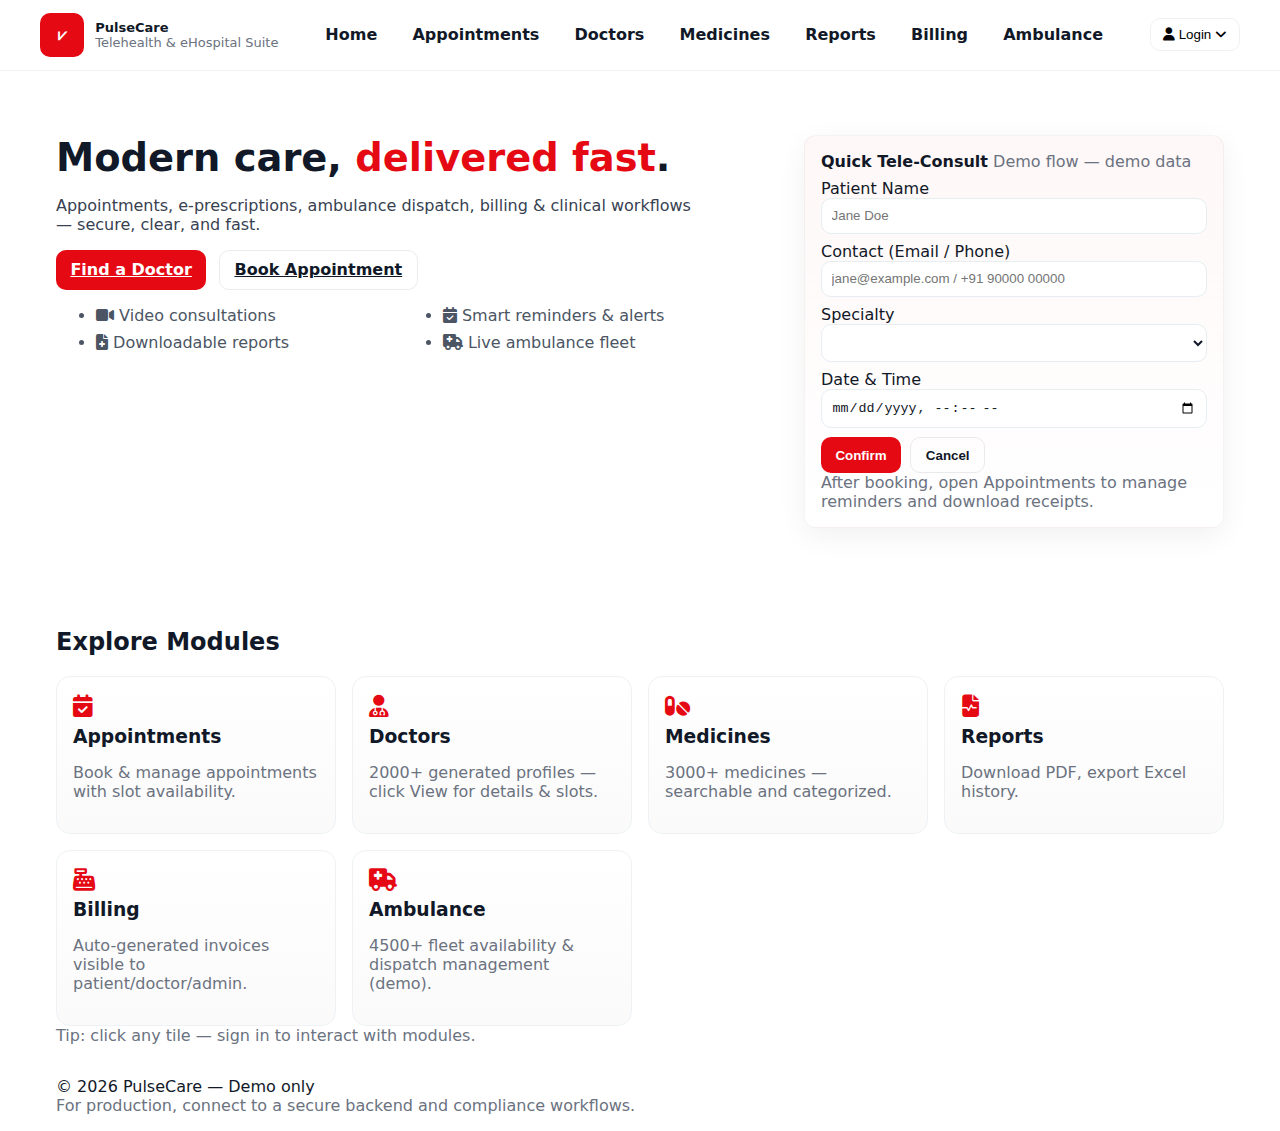
<file: index.html>
<!DOCTYPE html>
<html lang="en">
<head>
  <meta charset="utf-8"/>
  <meta name="viewport" content="width=device-width,initial-scale=1"/>
  <title>PulseCare — Telehealth & Clinic Suite</title>
  <link rel="stylesheet" href="style.css">
  <link rel="stylesheet" href="https://cdnjs.cloudflare.com/ajax/libs/font-awesome/6.5.0/css/all.min.css">
</head>
<body class="theme-white">

  <header class="site-header light">
    <div class="container nav-wrap">
      <a href="index.html" class="brand">
        <div class="logo-red">⩗</div>
        <div class="brand-text">
          <strong>PulseCare</strong>
          <span class="muted">Telehealth & eHospital Suite</span>
        </div>
      </a>

      <nav class="nav">
        <a href="index.html">Home</a>
        <a href="appointments.html">Appointments</a>
        <a href="doctors.html">Doctors</a>
        <a href="medicines.html">Medicines</a>
        <a href="reports.html">Reports</a>
        <a href="billing.html">Billing</a>
        <a href="ambulances.html">Ambulance</a>
      </nav>

      <div class="dropdown stay-open" id="auth-dropdown">
        <button class="dropbtn" id="auth-btn"><i class="fa-solid fa-user"></i> <span id="user-label">Login</span> <i class="fa-solid fa-angle-down"></i></button>
        <div class="dropdown-content dropdown-right" id="auth-menu">
          <button class="drop-item" data-role="PATIENT">Patient</button>
          <button class="drop-item" data-role="DOCTOR">Doctor</button>
          <button class="drop-item" data-role="ADMIN">Admin</button>
          <div class="divider"></div>
          <button class="drop-item" id="logout-btn" style="display:none">Logout</button>
        </div>
      </div>
    </div>
  </header>

  <main>
    <section class="hero hero-light">
      <div class="container hero-inner">
        <div class="hero-copy">
          <h1 class="head-xl">Modern care, <span class="txt-red">delivered fast</span>.</h1>
          <p class="lead">Appointments, e-prescriptions, ambulance dispatch, billing & clinical workflows — secure, clear, and fast.</p>
          <div class="hero-actions">
            <a href="doctors.html" class="btn btn-red">Find a Doctor</a>
            <a href="appointments.html" class="btn btn-outline">Book Appointment</a>
          </div>
          <ul class="hero-points">
            <li><i class="fa-solid fa-video"></i> Video consultations</li>
            <li><i class="fa-solid fa-calendar-check"></i> Smart reminders & alerts</li>
            <li><i class="fa-solid fa-file-medical"></i> Downloadable reports</li>
            <li><i class="fa-solid fa-ambulance"></i> Live ambulance fleet</li>
          </ul>
        </div>

        <aside class="hero-card glass">
          <div class="card-header">
            <strong>Quick Tele-Consult</strong>
            <span class="muted">Demo flow — demo data</span>
          </div>
          <form id="quick-book" class="form">
            <label>Patient Name
              <input id="qb-name" type="text" placeholder="Jane Doe" required>
            </label>
            <label>Contact (Email / Phone)
              <input id="qb-contact" type="text" placeholder="jane@example.com / +91 90000 00000" required>
            </label>
            <label>Specialty
              <select id="qb-doctor"></select>
            </label>
            <label>Date & Time
              <input id="qb-datetime" type="datetime-local" required>
            </label>
            <div class="form-actions">
              <button type="submit" class="btn btn-red">Confirm</button>
              <button type="button" id="qb-cancel" class="btn btn-outline">Cancel</button>
            </div>
          </form>
          <div class="muted">After booking, open Appointments to manage reminders and download receipts.</div>
        </aside>
      </div>
    </section>

    <section class="container section" id="modules">
      <h2 class="section-title">Explore Modules</h2>
      <div class="tiles-grid">
        <article class="tile" data-open="appointments"><div class="tile-icon"><i class="fa-solid fa-calendar-check"></i></div><h3>Appointments</h3><p>Book & manage appointments with slot availability.</p></article>
        <article class="tile" data-open="doctors"><div class="tile-icon"><i class="fa-solid fa-user-doctor"></i></div><h3>Doctors</h3><p>2000+ generated profiles — click View for details & slots.</p></article>
        <article class="tile" data-open="medicines"><div class="tile-icon"><i class="fa-solid fa-pills"></i></div><h3>Medicines</h3><p>3000+ medicines — searchable and categorized.</p></article>
        <article class="tile" data-open="reports"><div class="tile-icon"><i class="fa-solid fa-file-waveform"></i></div><h3>Reports</h3><p>Download PDF, export Excel history.</p></article>
        <article class="tile" data-open="billing"><div class="tile-icon"><i class="fa-solid fa-cash-register"></i></div><h3>Billing</h3><p>Auto-generated invoices visible to patient/doctor/admin.</p></article>
        <article class="tile" data-open="ambulances"><div class="tile-icon"><i class="fa-solid fa-truck-medical"></i></div><h3>Ambulance</h3><p>4500+ fleet availability & dispatch management (demo).</p></article>
      </div>
      <div class="hint muted">Tip: click any tile — sign in to interact with modules.</div>
    </section>
  </main>

  <footer class="site-footer">
    <div class="container">
      <div>© <span id="year"></span> PulseCare — Demo only</div>
      <div class="muted">For production, connect to a secure backend and compliance workflows.</div>
    </div>
  </footer>

  <div id="viewModal" class="modal hidden">
    <div class="modal-content">
      <button class="modal-close">&times;</button>
      <div id="view-modal-body"></div>
    </div>
  </div>

  <div id="toast" class="toast"></div>

  <script src="script.js"></script>
</body>
</html>
</file>
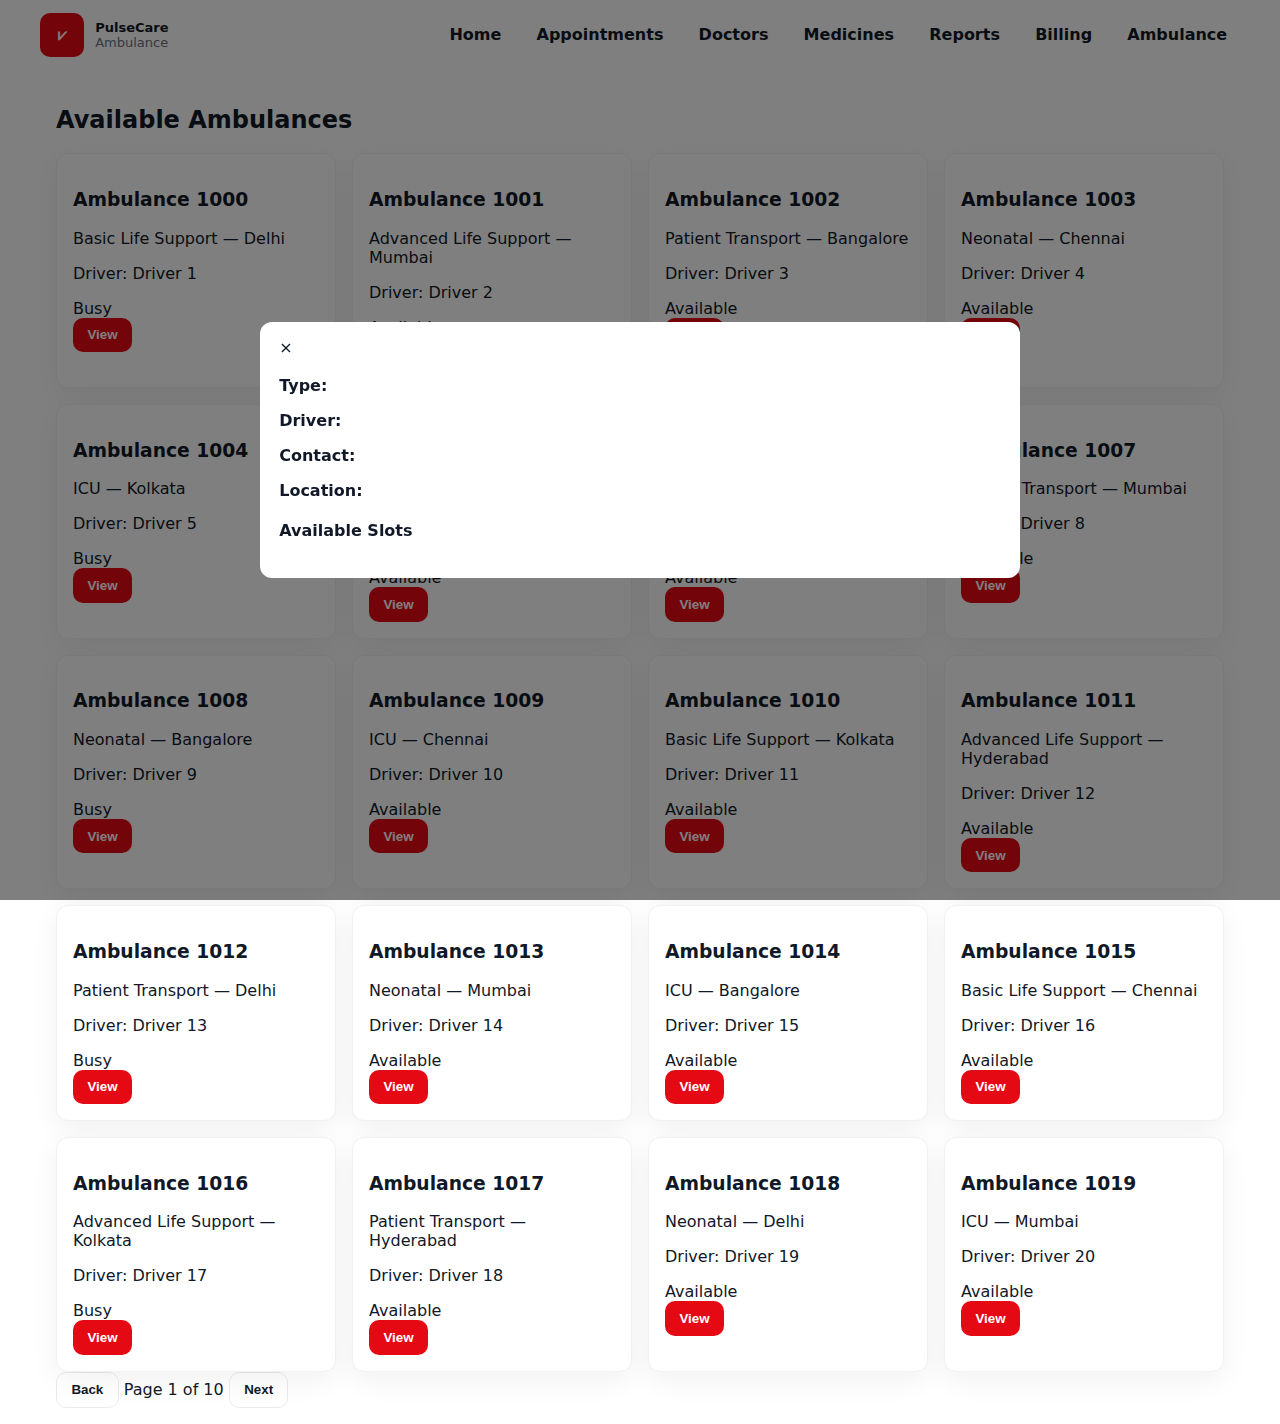
<file: ambulances.html>
<!DOCTYPE html>
<html lang="en">
<head>
  <meta charset="UTF-8">
  <meta name="viewport" content="width=device-width, initial-scale=1.0">
  <title>Ambulance - PulseCare</title>
  <link rel="stylesheet" href="style.css">
  <link rel="stylesheet" href="https://cdnjs.cloudflare.com/ajax/libs/font-awesome/6.5.0/css/all.min.css">
</head>
<body>
  <header class="site-header">
    <div class="container nav-wrap">
      <a href="index.html" class="brand">
        <div class="logo-red">⩗</div>
        <div class="brand-text"><strong>PulseCare</strong><span class="muted">Ambulance</span></div>
      </a>
      <nav class="nav">
        <a href="index.html">Home</a>
        <a href="appointments.html">Appointments</a>
        <a href="doctors.html">Doctors</a>
        <a href="medicines.html">Medicines</a>
        <a href="reports.html">Reports</a>
        <a href="billing.html">Billing</a>
        <a href="ambulances.html" class="active">Ambulance</a>
      </nav>
    </div>
  </header>

  <main class="container section">
    <h2 class="section-title">Available Ambulances</h2>
    <div id="ambulance-list" class="grid"></div>

    <div class="pagination">
      <button id="prevPage" class="btn btn-outline">Back</button>
      <span id="pageInfo"></span>
      <button id="nextPage" class="btn btn-outline">Next</button>
    </div>
  </main>

  <div id="ambulanceModal" class="modal">
    <div class="modal-content">
      <span id="closeAmbModal" class="close">&times;</span>
      <h3 id="modalAmbName"></h3>
      <p><strong>Type:</strong> <span id="modalAmbType"></span></p>
      <p><strong>Driver:</strong> <span id="modalAmbDriver"></span></p>
      <p><strong>Contact:</strong> <span id="modalAmbContact"></span></p>
      <p><strong>Location:</strong> <span id="modalAmbLocation"></span></p>

      <h4>Available Slots</h4>
      <div id="ambSlotDates" class="slot-dates"></div>
      <div id="ambSlotTimes" class="slot-times"></div>
    </div>
  </div>

  <script src="ambulances.js"></script>
</body>
</html>
</file>
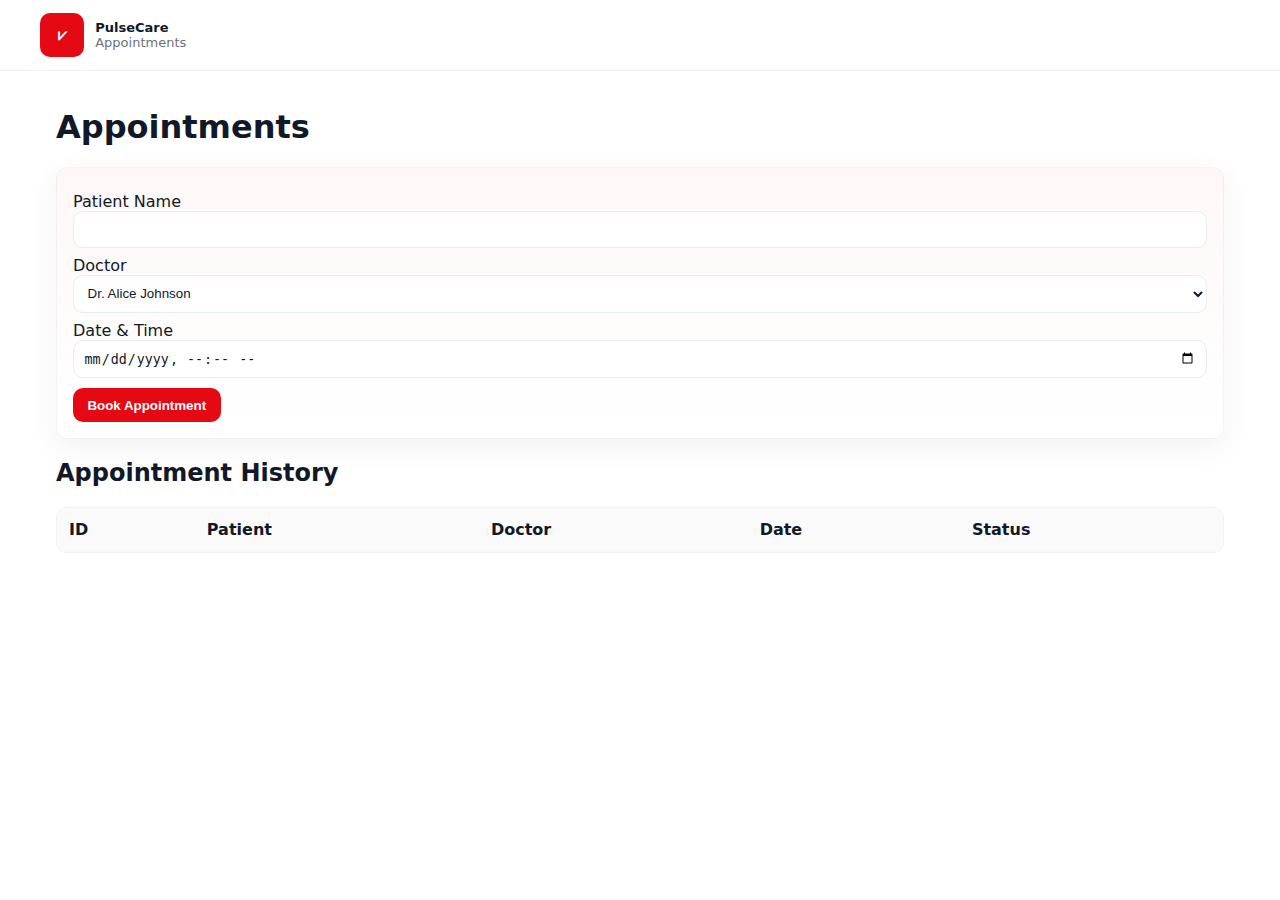
<file: appointments.html>
<!DOCTYPE html>
<html lang="en">
<head><meta charset="utf-8"/><meta name="viewport" content="width=device-width,initial-scale=1"/><title>Appointments — PulseCare</title><link rel="stylesheet" href="style.css"></head>
<body>
  <header class="site-header light"><div class="container nav-wrap"><a href="index.html" class="brand"><div class="logo-red">⩗</div><div class="brand-text"><strong>PulseCare</strong><span class="muted">Appointments</span></div></a></div></header>
  <main class="container section">
    <h1 class="section-title">Appointments</h1>
    <form id="ap-form" class="form glass">
      <label>Patient Name<input id="ap-name" required></label>
      <label>Doctor<select id="ap-doctor" required></select></label>
      <label>Date & Time<input id="ap-datetime" type="datetime-local" required></label>
      <div class="form-actions"><button class="btn btn-red" type="submit">Book Appointment</button></div>
    </form>

    <h2>Appointment History</h2>
    <div class="table-wrap"><table class="table" id="ap-table"><thead><tr><th>ID</th><th>Patient</th><th>Doctor</th><th>Date</th><th>Status</th></tr></thead><tbody></tbody></table></div>
  </main>

  <audio id="appt-sound" src="https://actions.google.com/sounds/v1/alarms/beep_short.ogg" preload="auto"></audio>
  <script src="appointments.js"></script>
</body>
</html>
</file>
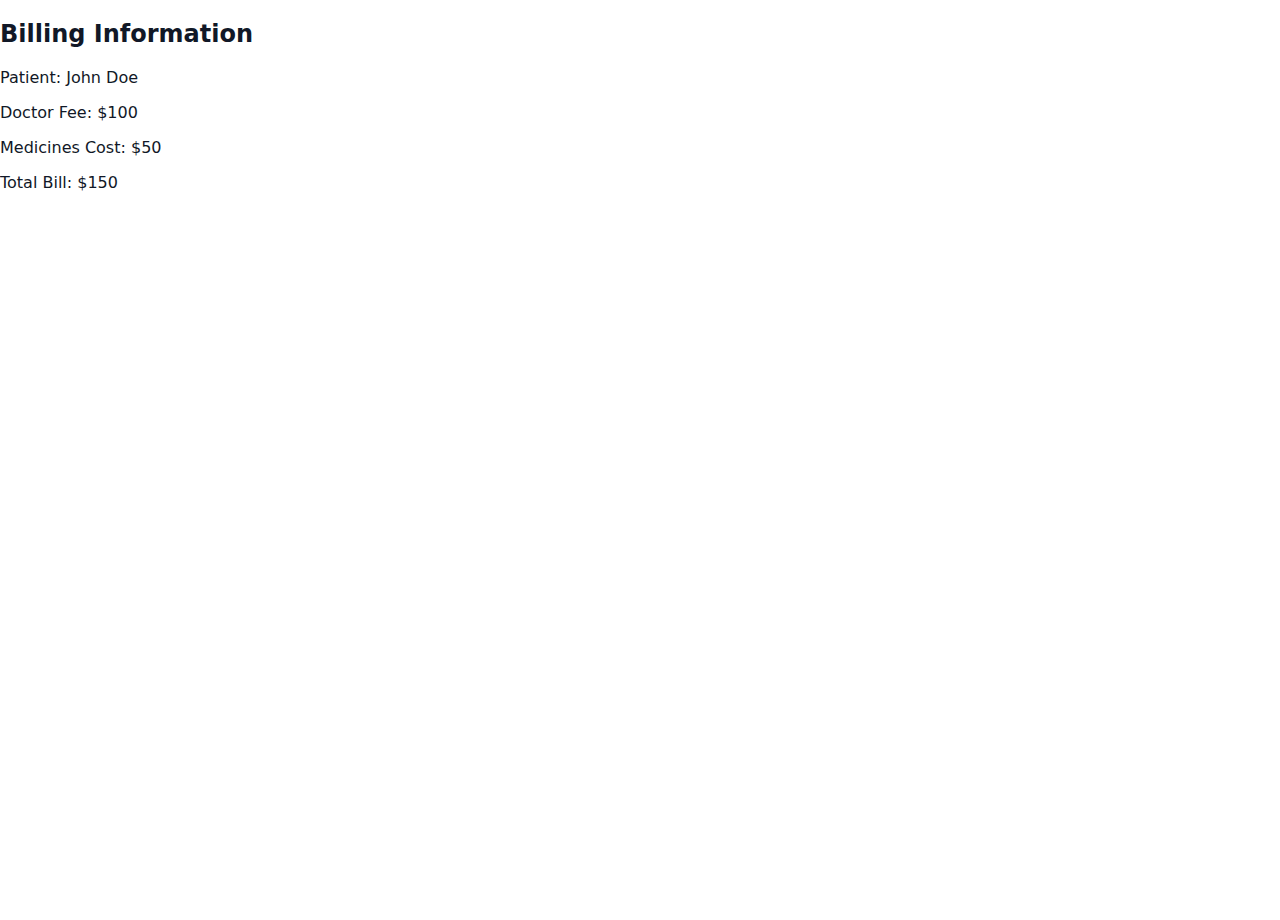
<file: billing.html>
<!DOCTYPE html>
<html lang="en">
<head>
  <meta charset="UTF-8"/>
  <title>Billing</title>
  <link rel="stylesheet" href="style.css"/>
</head>
<body>
  <h2>Billing Information</h2>
  <div id="billing-info"></div>
  <script src="billing.js"></script>
</body>
</html>
</file>
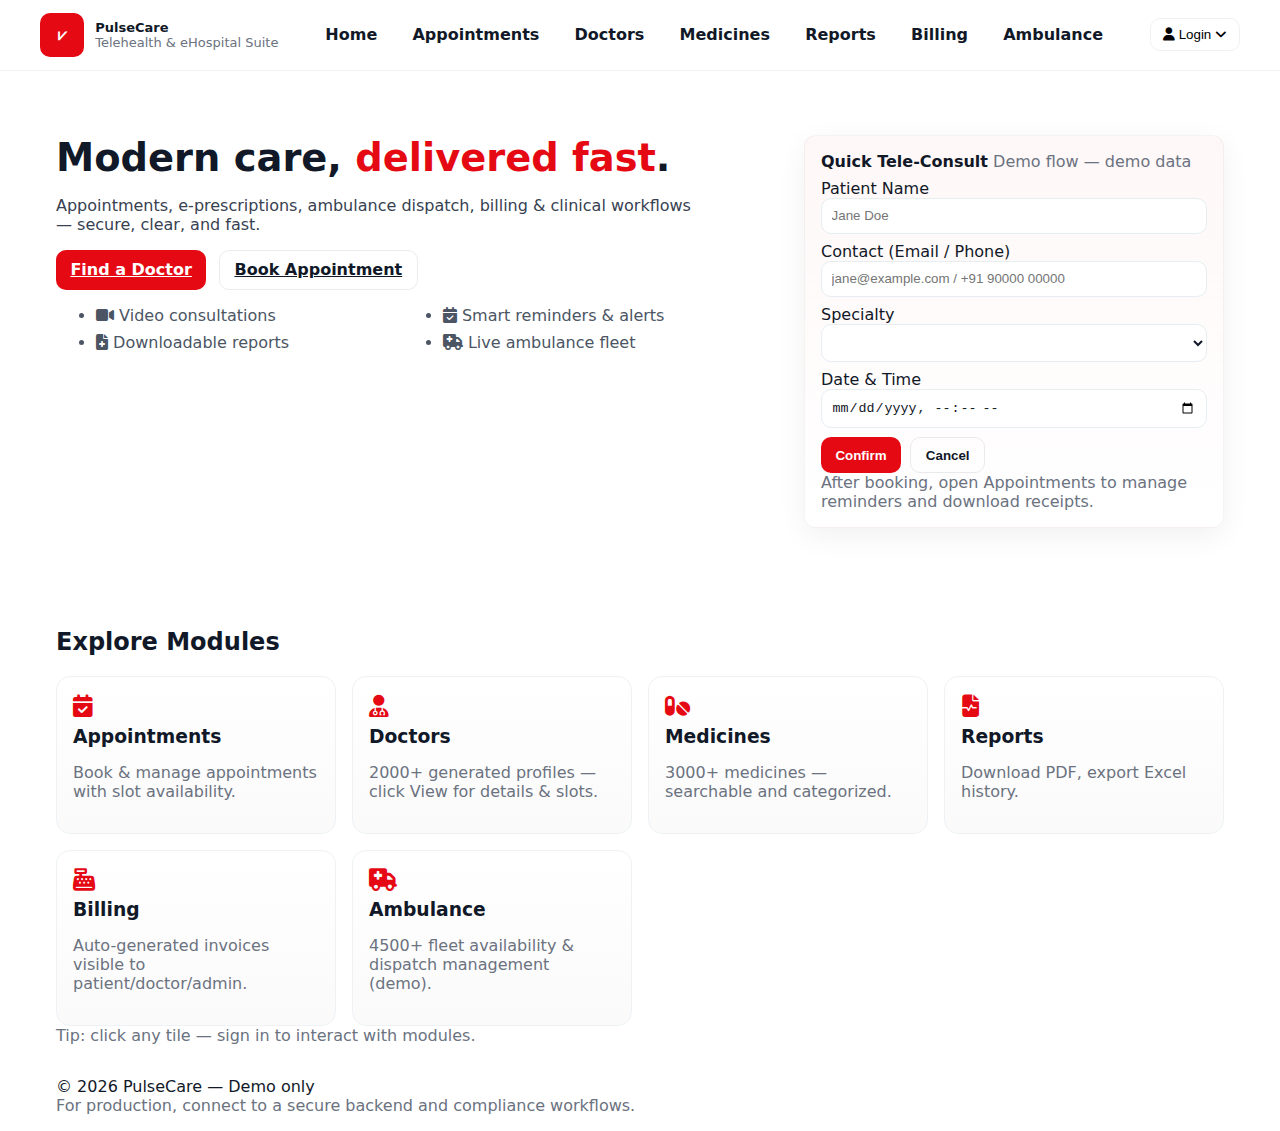
<file: dashboard.html>
<!DOCTYPE html>
<html lang="en">
<head>
  <meta charset="utf-8"/>
  <meta name="viewport" content="width=device-width,initial-scale=1"/>
  <title>PulseCare — Dashboard</title>
  <link rel="stylesheet" href="style.css">
  <link rel="stylesheet" href="https://cdnjs.cloudflare.com/ajax/libs/font-awesome/6.5.0/css/all.min.css">
</head>
<body class="theme-white">
  <header class="site-header light">
    <div class="container nav-wrap">
      <a href="index.html" class="brand">
        <div class="logo-red">⩗</div>
        <div class="brand-text"><strong>PulseCare</strong><span class="muted">Dashboard</span></div>
      </a>
      <div style="display:flex;gap:1rem;align-items:center">
        <div id="sessionInfo" class="muted"></div>
        <button id="logoutBtn" class="btn btn-outline">Logout</button>
      </div>
    </div>
  </header>

  <main class="container dashboard">
    <div class="dash-shell">
      <aside class="dash-sidebar">
        <h3 style="margin-top:0">Modules</h3>
        <div id="dashNav" class="dash-nav"></div>
      </aside>

      <section id="dashMain" class="dash-main">
        <!-- injected -->
      </section>
    </div>
  </main>

  <script src="doctors.js"></script>
  <script src="medicines.js"></script>
  <script src="dashboard.js"></script>
</body>
</html>
</file>
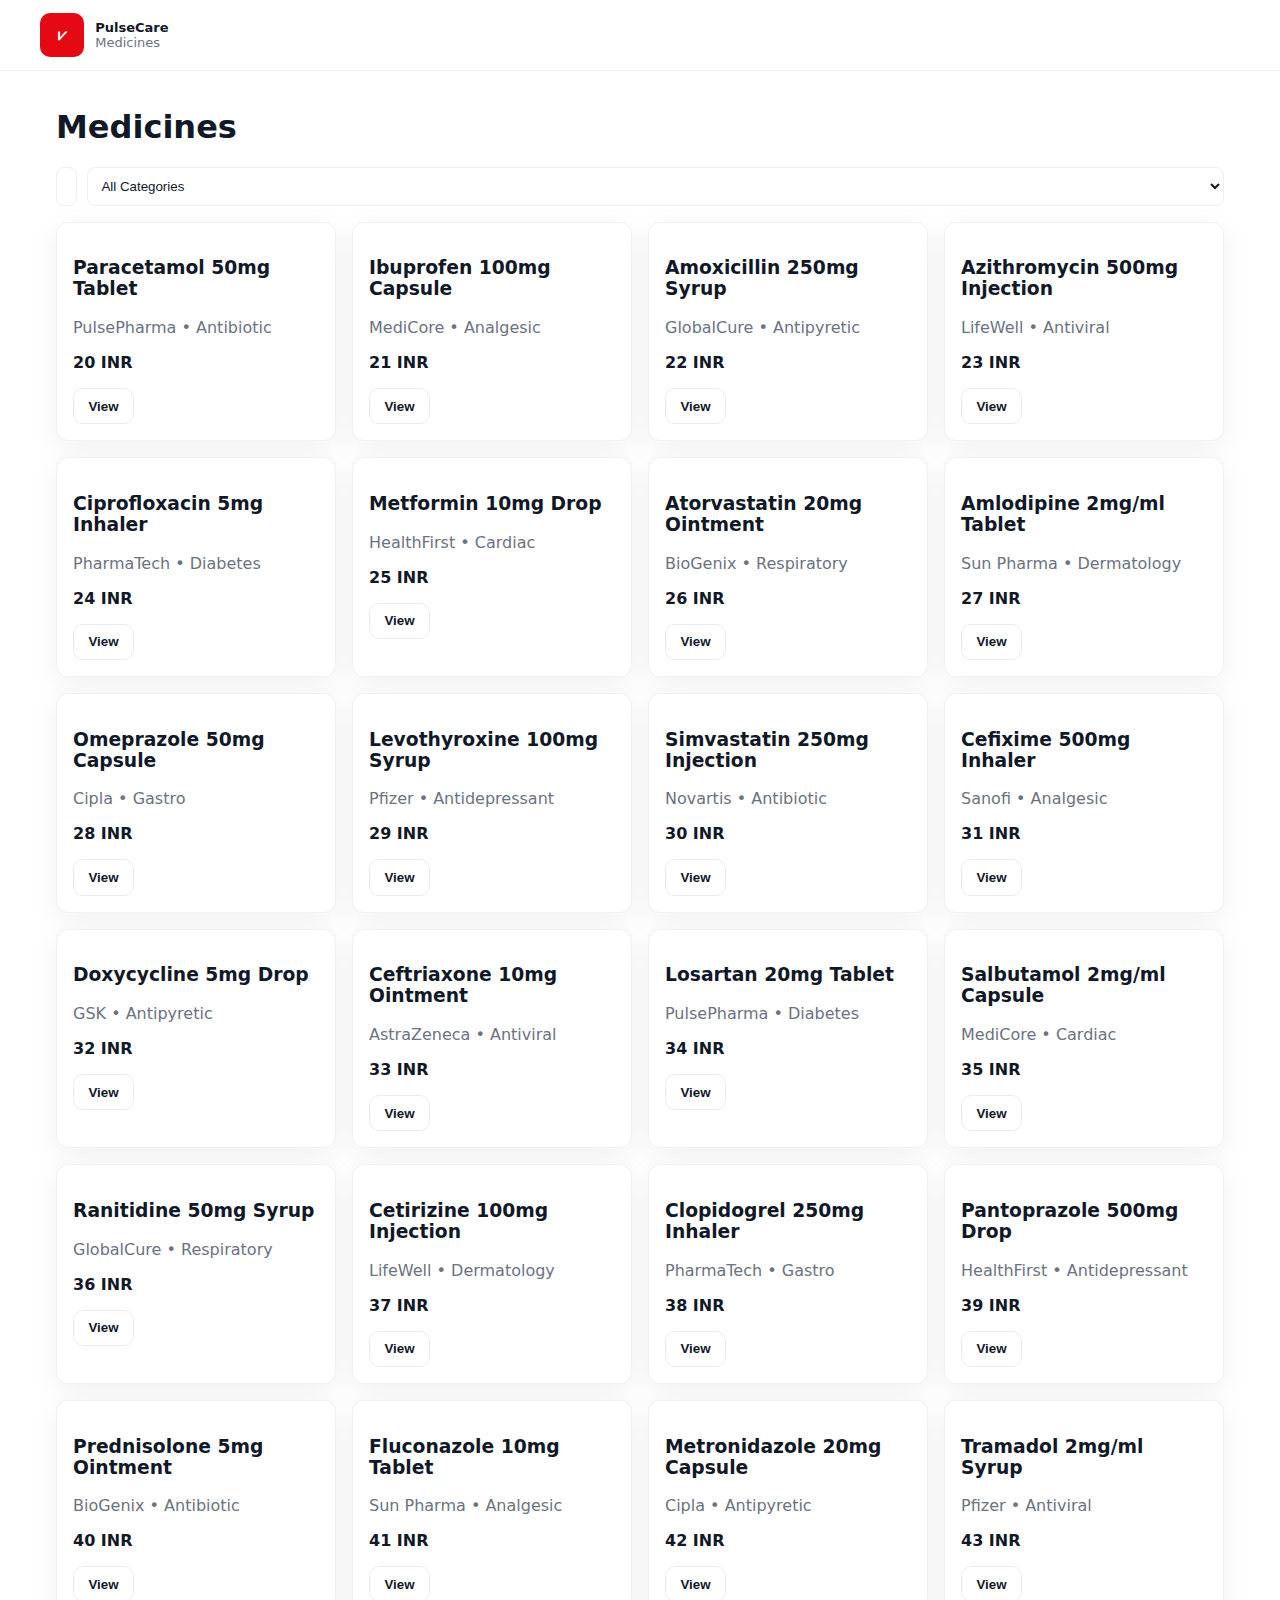
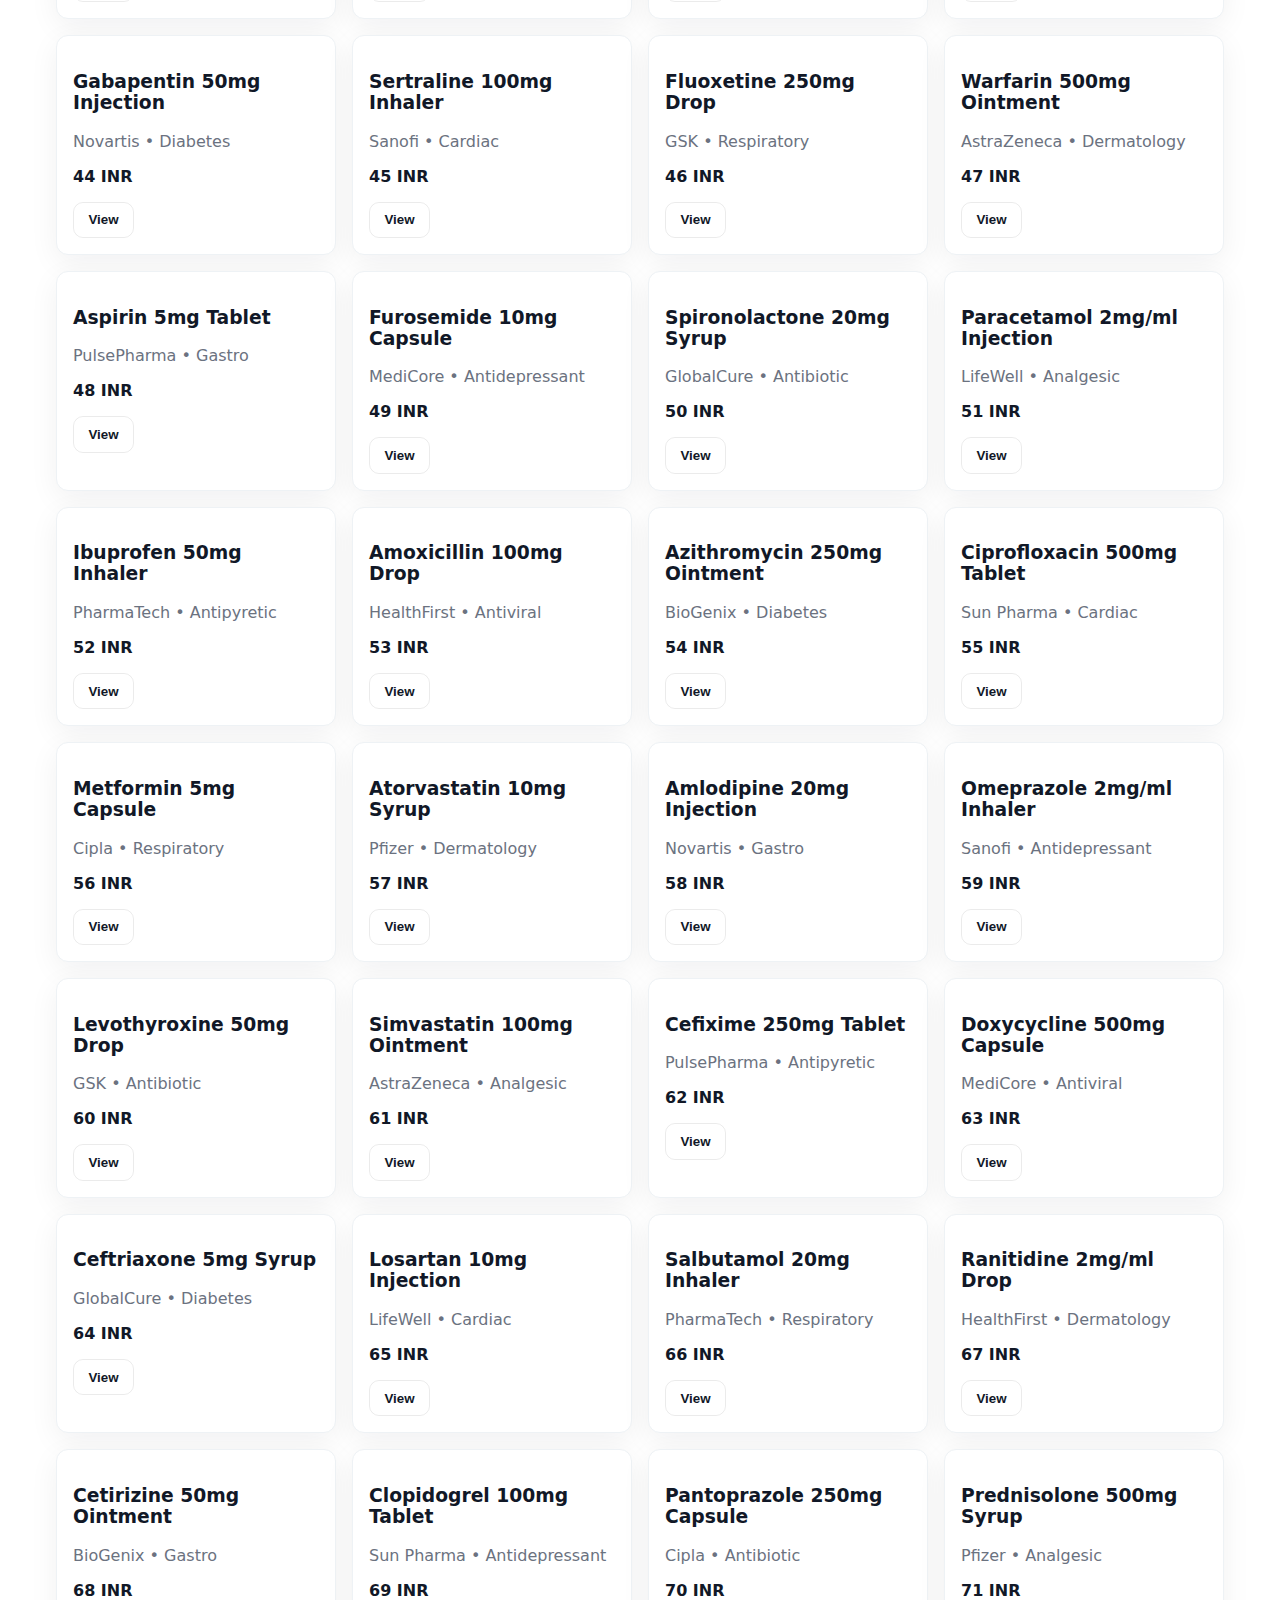
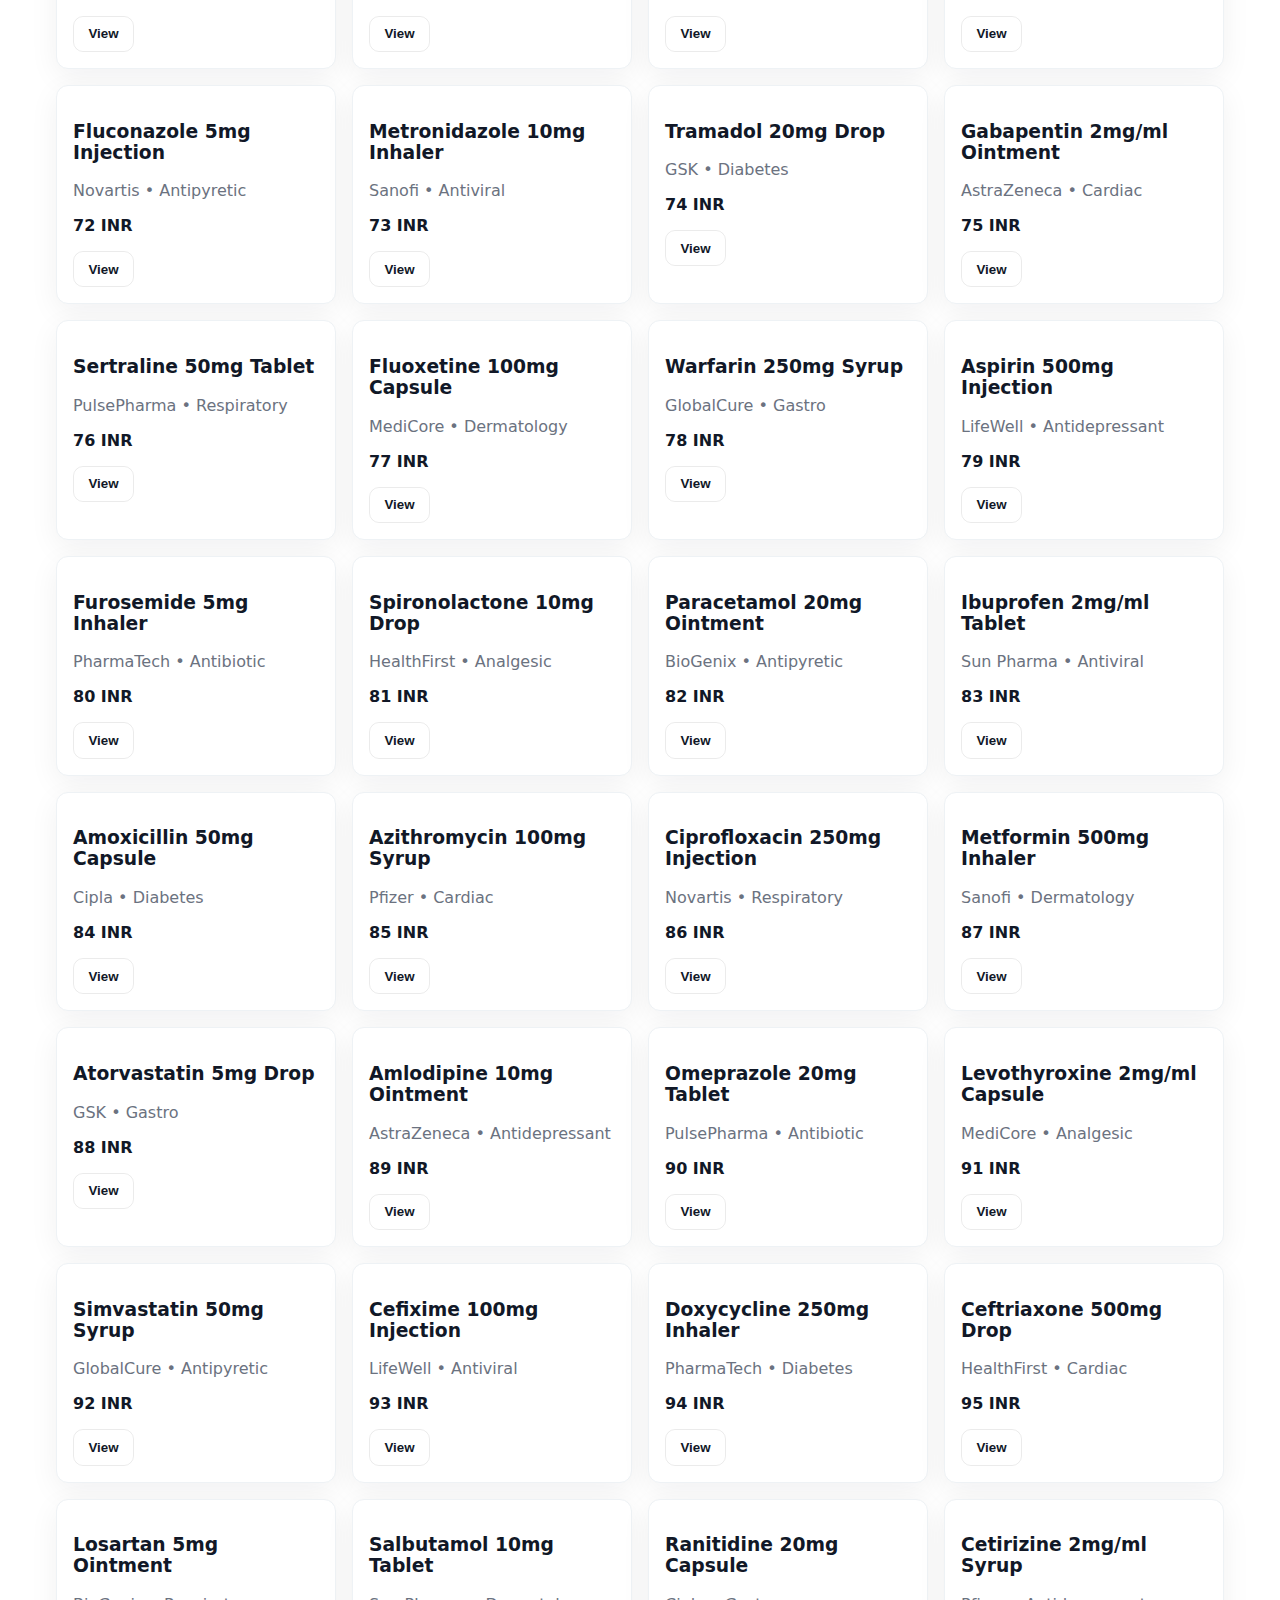
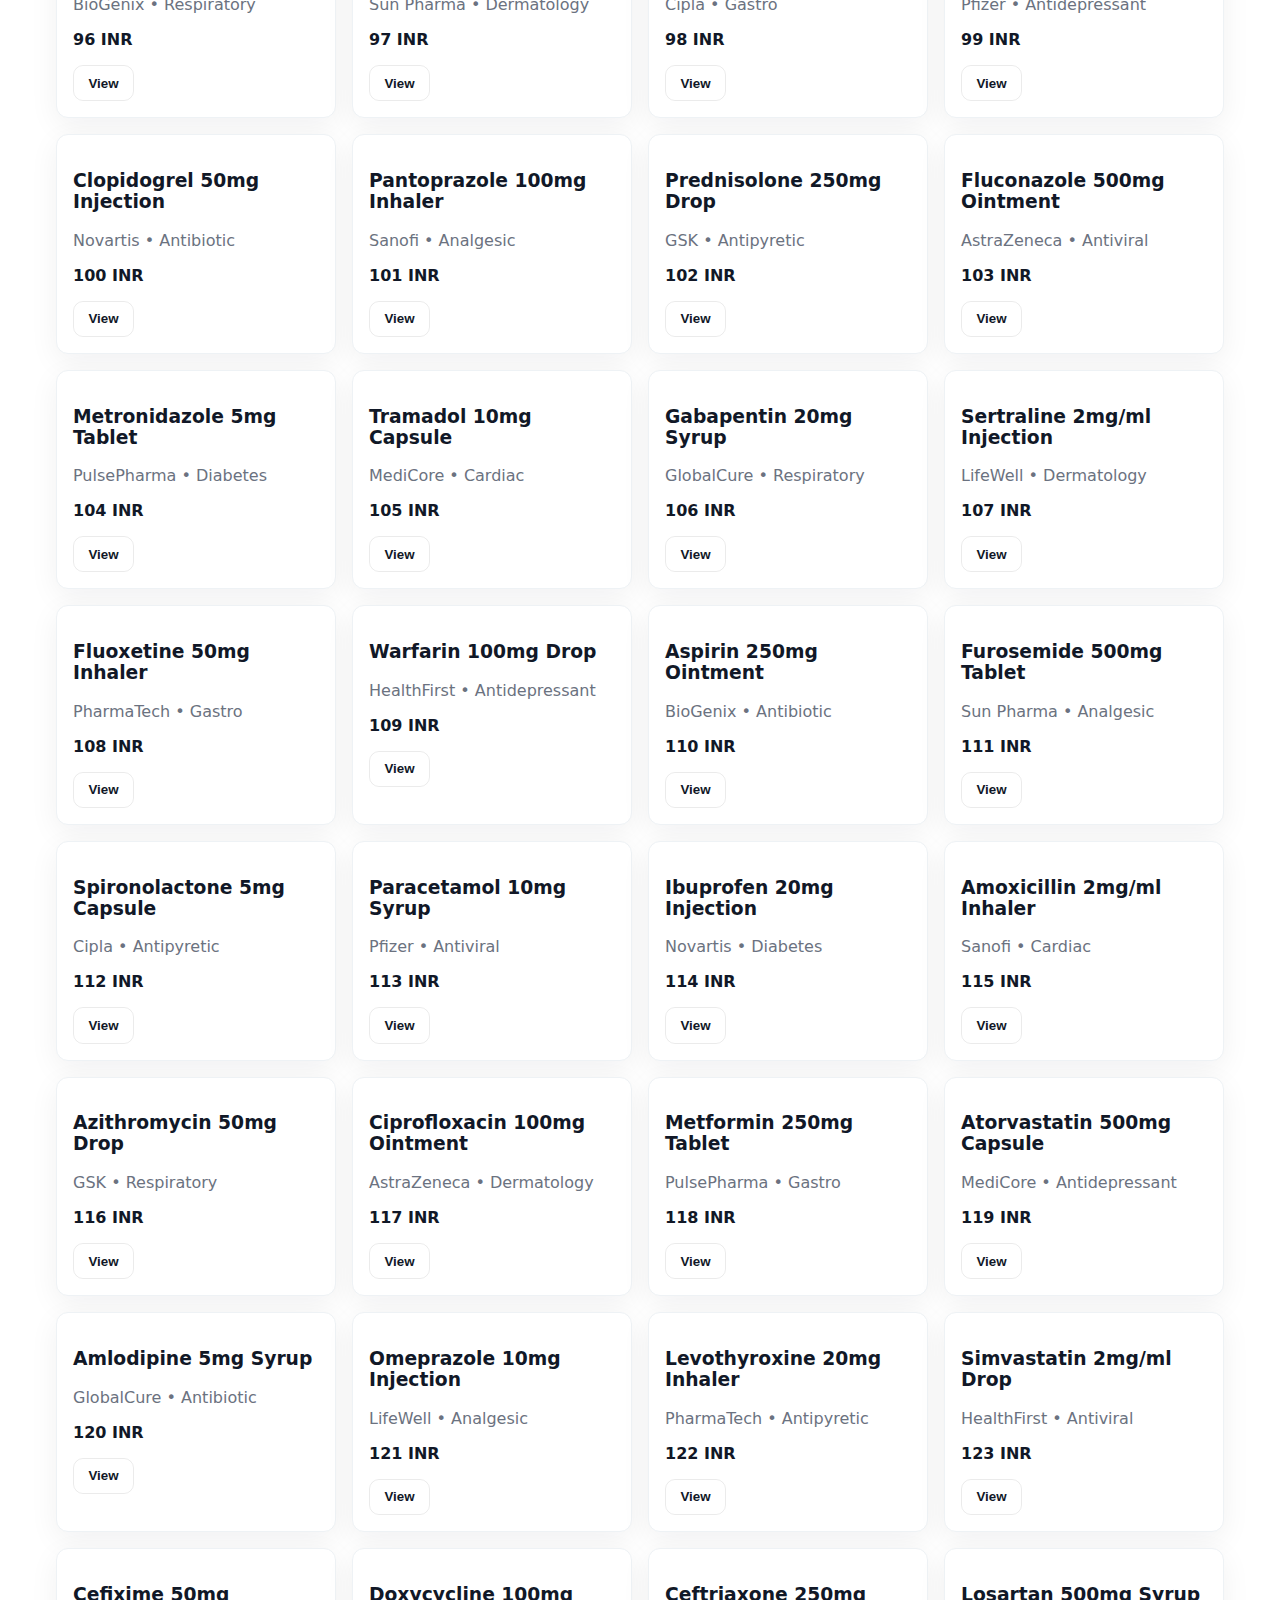
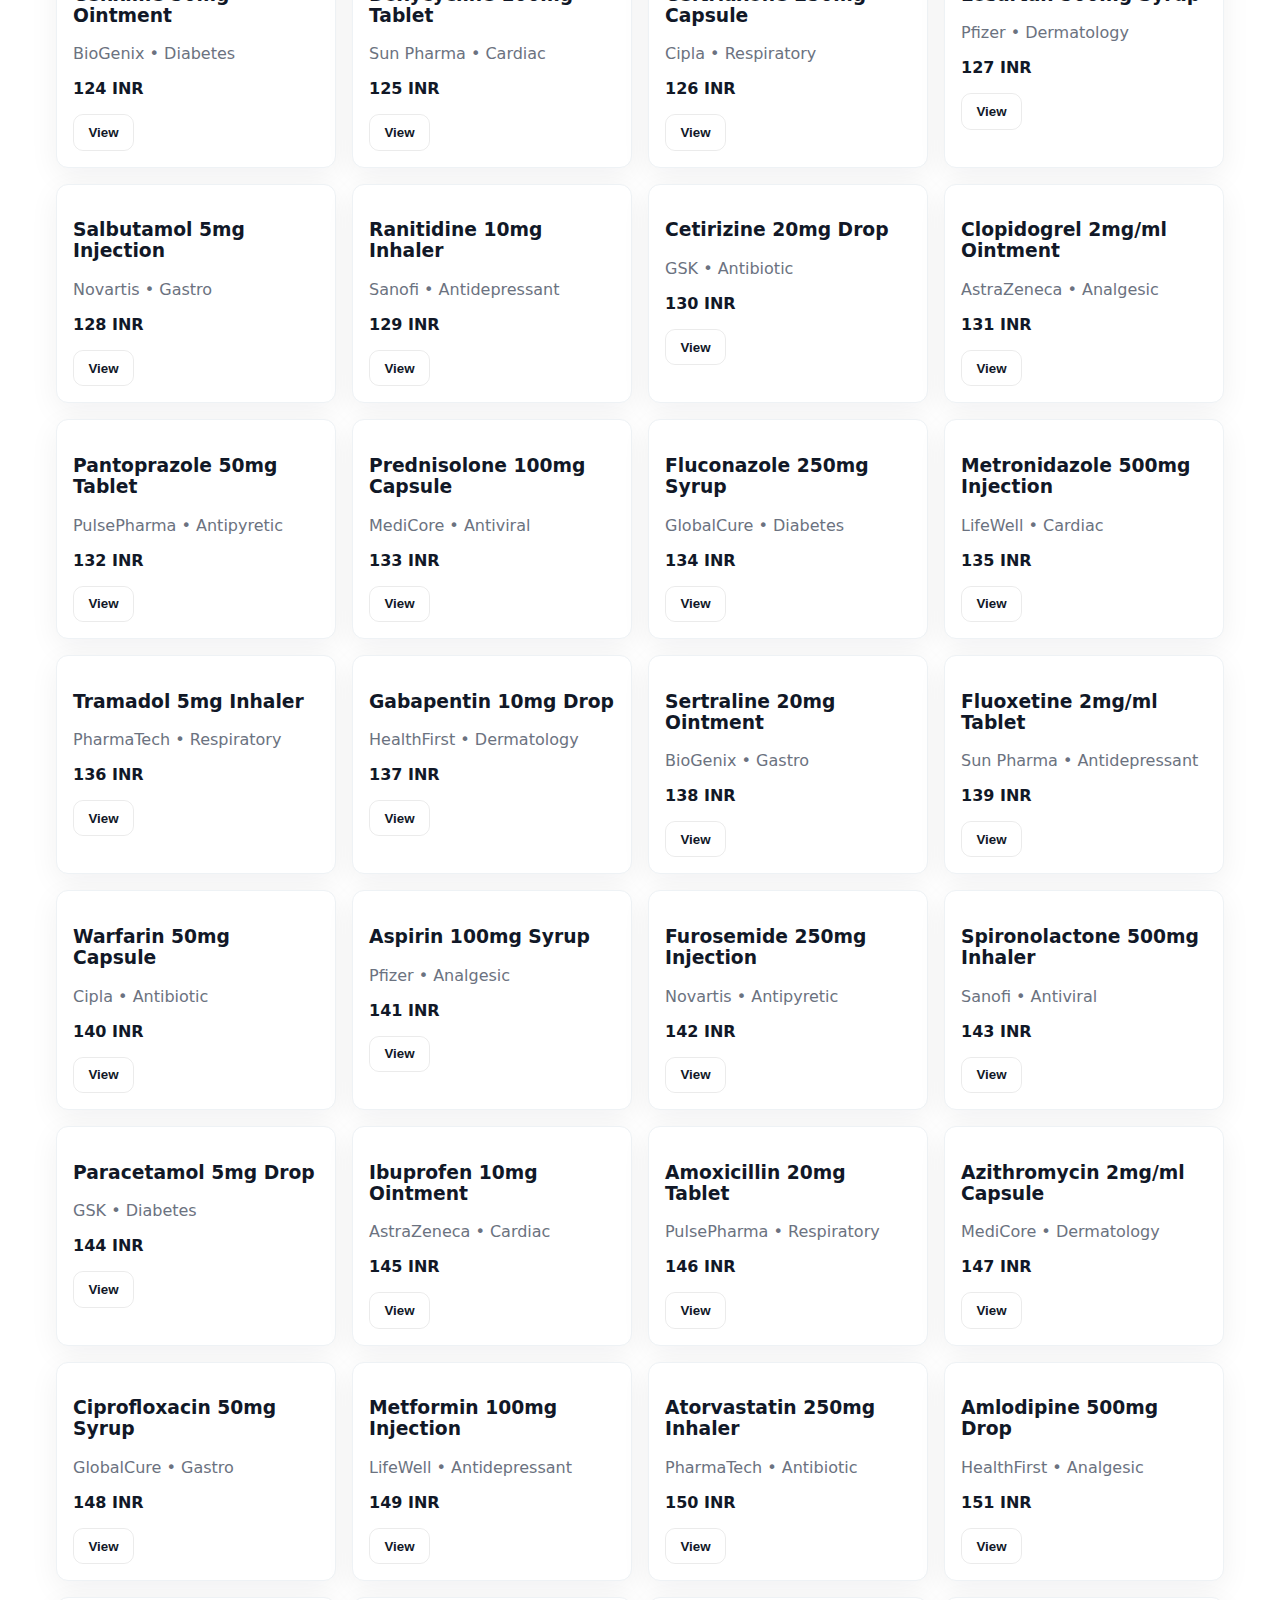
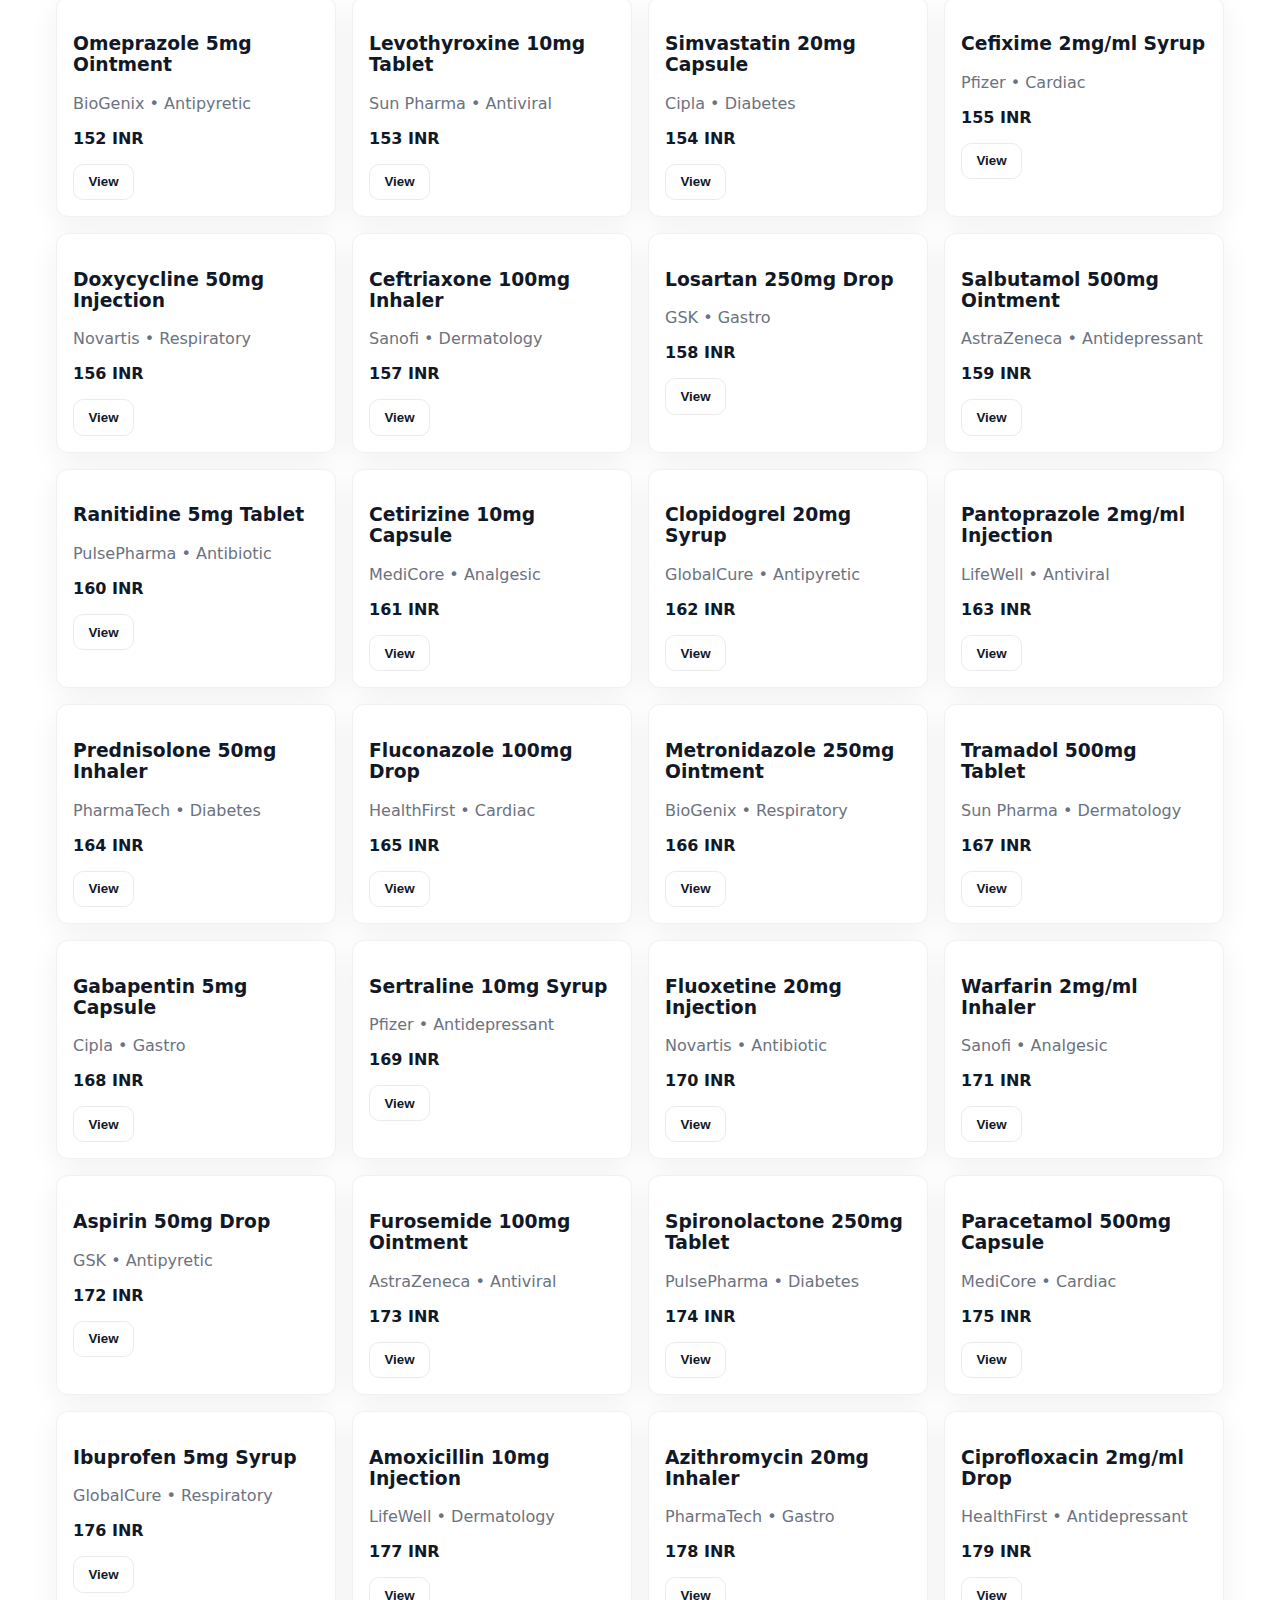
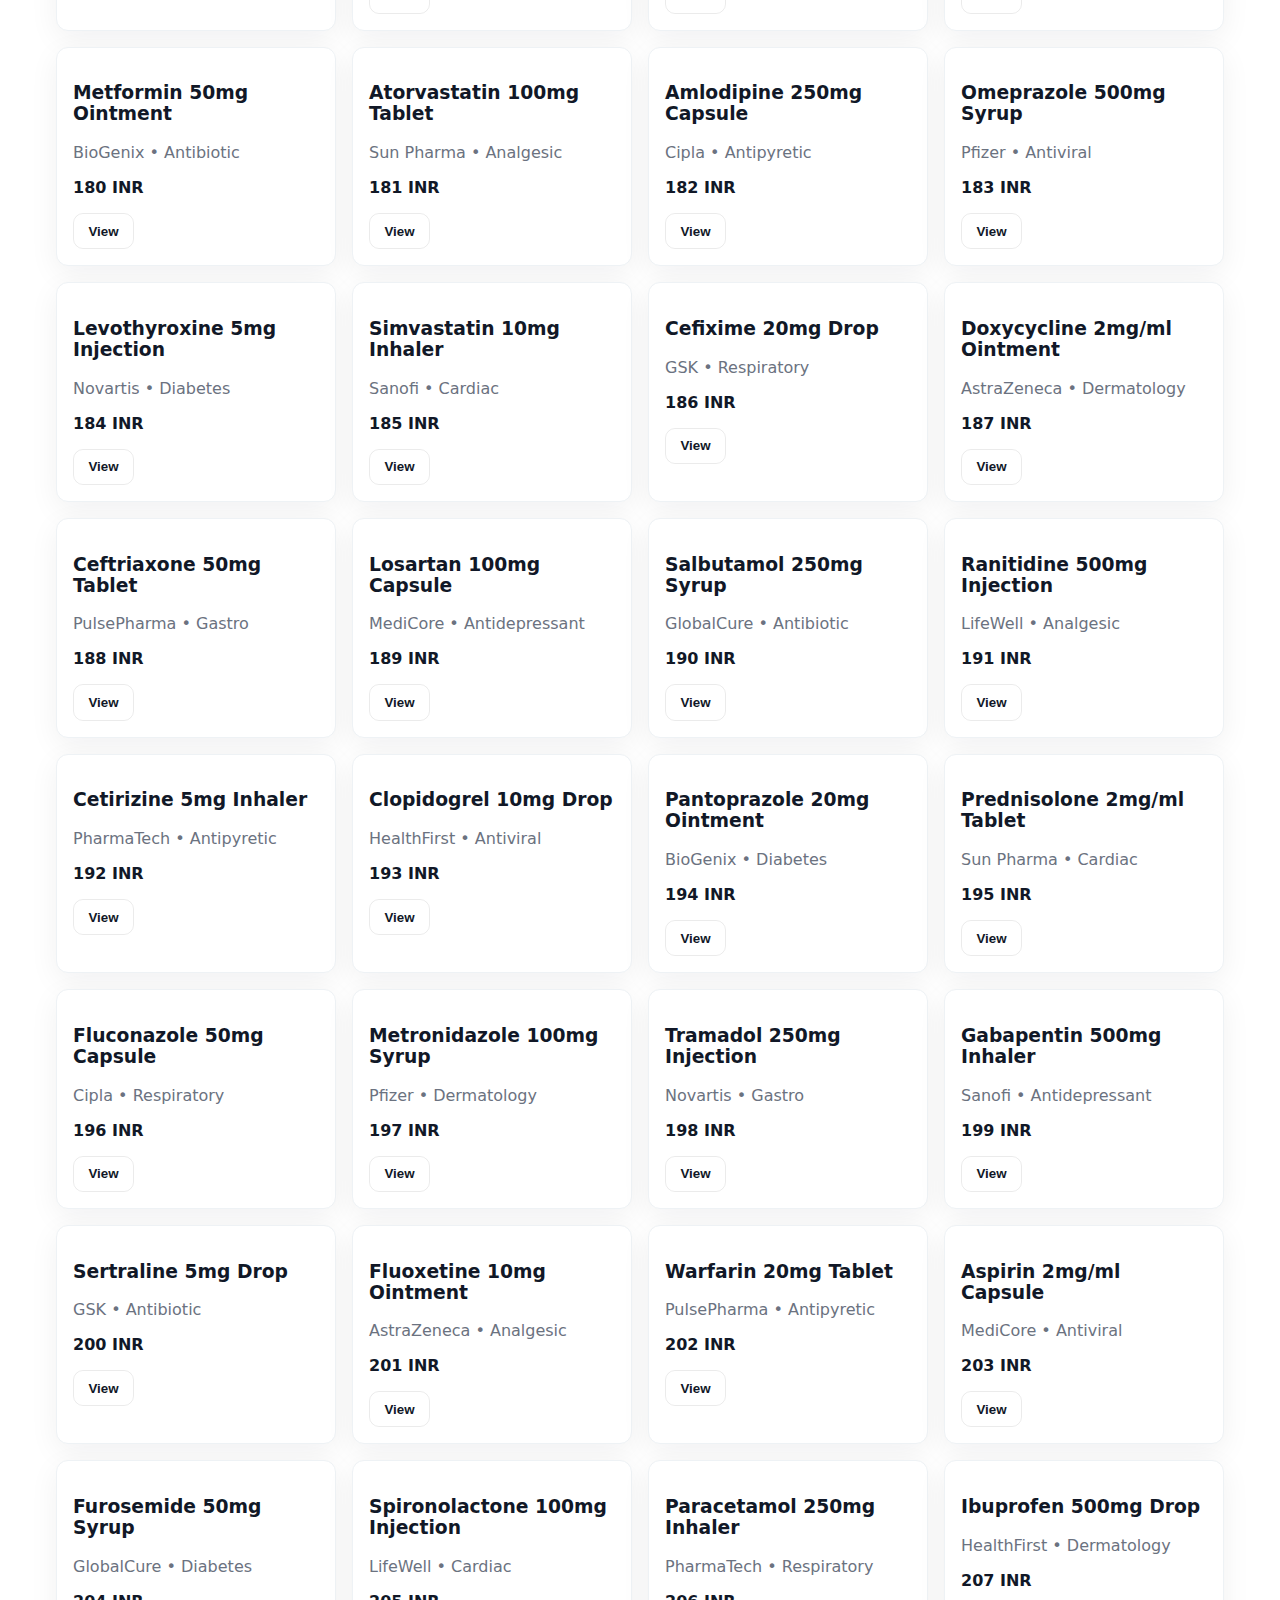
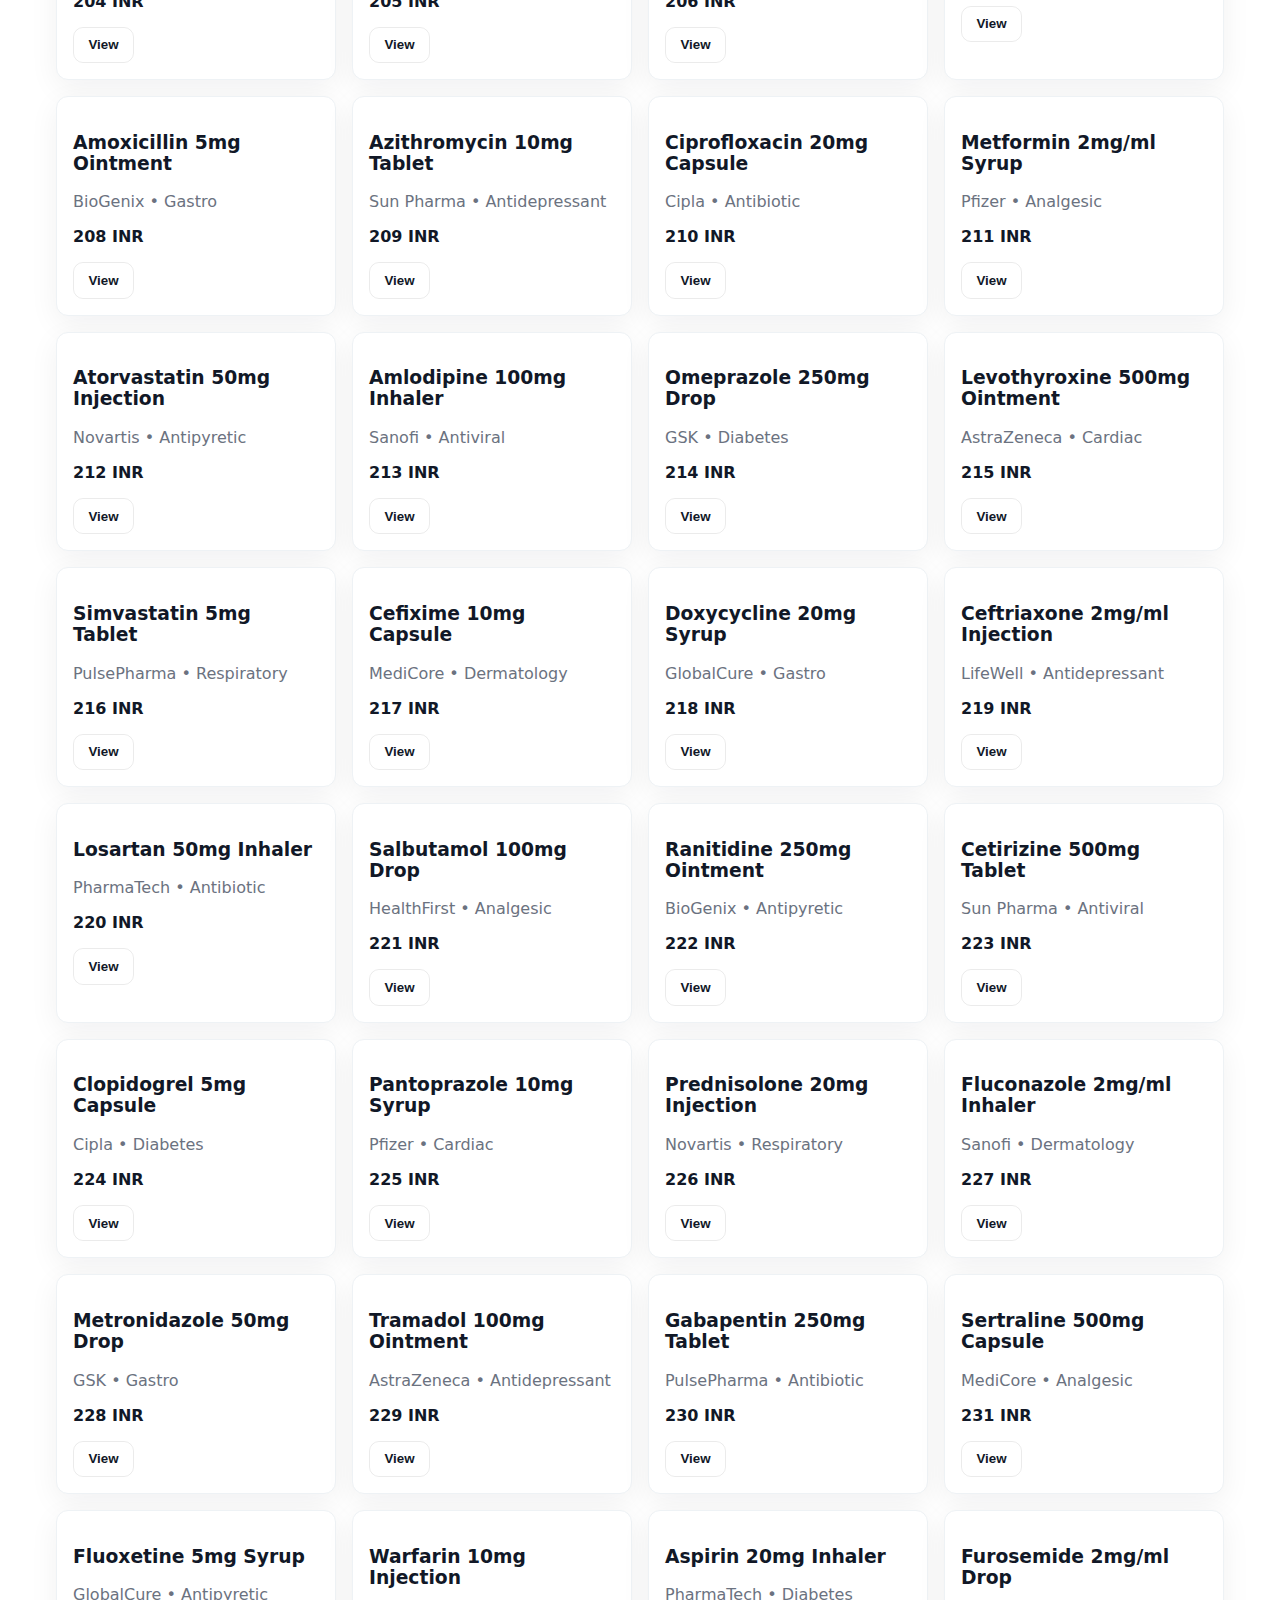
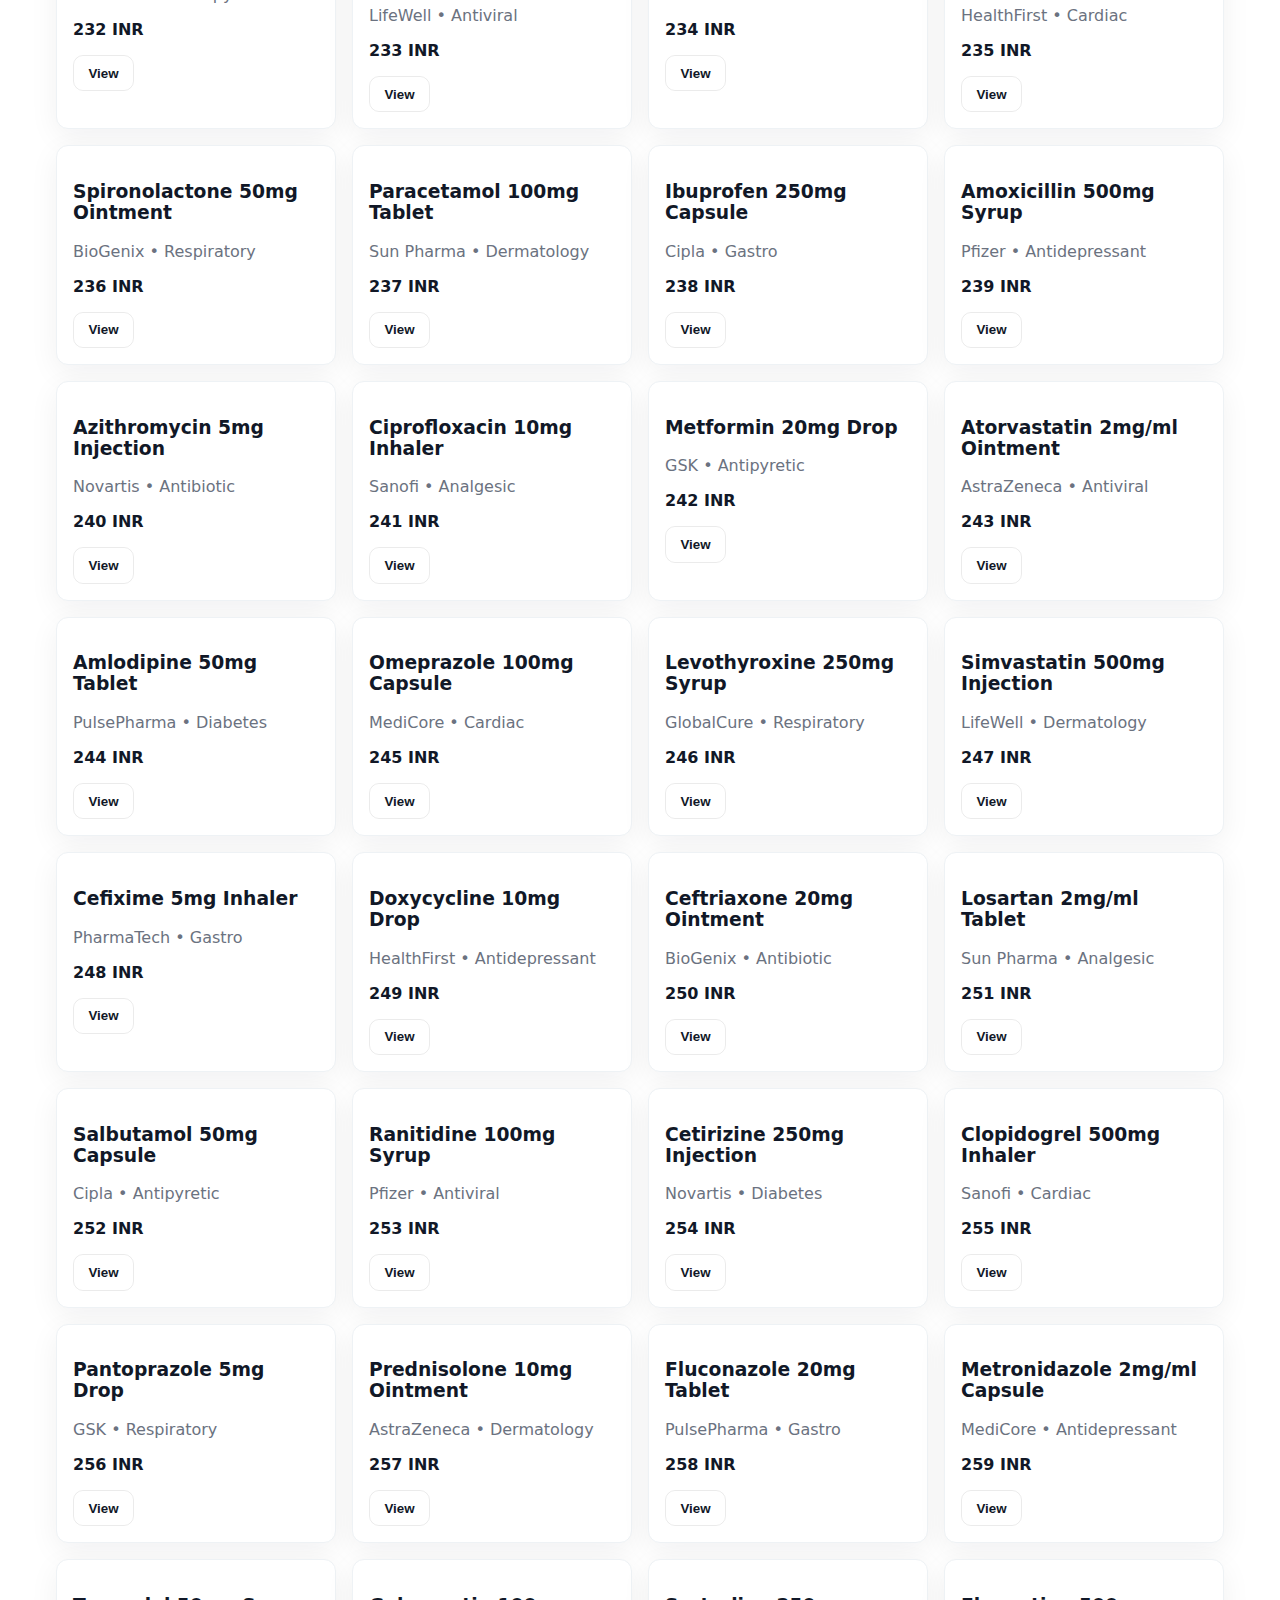
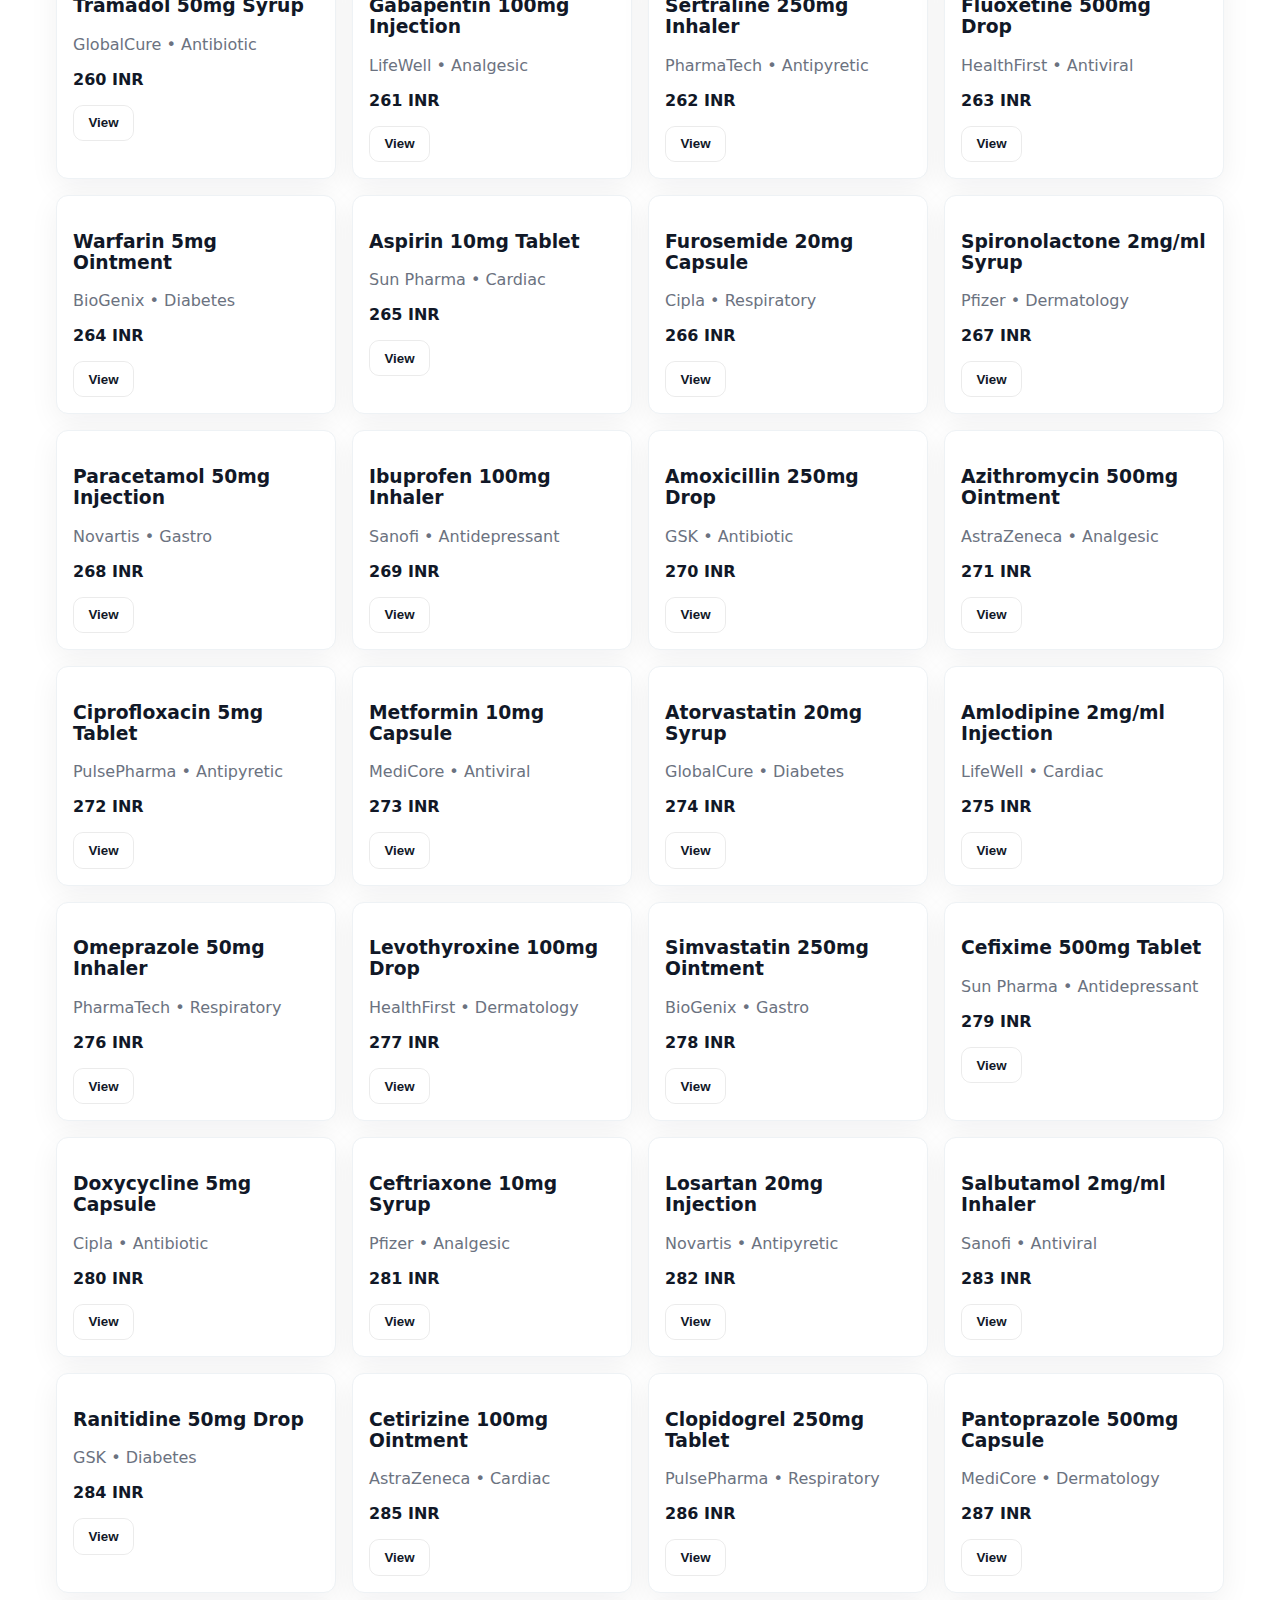
<file: medicines.html>
<!DOCTYPE html>
<html lang="en">
<head><meta charset="utf-8"/><meta name="viewport" content="width=device-width,initial-scale=1"/><title>PulseCare — Medicines</title><link rel="stylesheet" href="style.css"></head>
<body>
  <header class="site-header light"><div class="container nav-wrap"><a href="index.html" class="brand"><div class="logo-red">⩗</div><div class="brand-text"><strong>PulseCare</strong><span class="muted">Medicines</span></div></a></div></header>

  <main class="container section">
    <h1 class="section-title">Medicines</h1>
    <div style="display:flex;gap:.6rem;margin-bottom:1rem">
      <input id="med-search" placeholder="Search medicines by name or category" style="flex:1;padding:.6rem;border-radius:8px;border:1px solid #eee"/>
      <select id="med-filter-cat" style="padding:.6rem;border-radius:8px;border:1px solid #eee"><option value="">All Categories</option></select>
    </div>

    <div id="med-list" class="cards-grid"></div>
  </main>

  <div id="viewModal" class="modal" style="display:none"><div class="modal-content"><button class="modal-close">&times;</button><div id="view-modal-body"></div></div></div>

  <script src="medicines.js"></script>
  <script src="modal.js"></script>
</body>
</html>
</file>
<file: style.css>
:root{
  --bg:#ffffff;
  --muted:#6b7280;
  --text:#111827;
  --accent:#e50914;
  --accent-700:#b0060e;
  --radius:12px;
  --shadow:0 8px 30px rgba(16,24,40,0.06);
  --success:#16a34a;
  --danger:#ef4444;
  font-family:Inter, ui-sans-serif, system-ui, -apple-system, "Segoe UI", Roboto, Arial;
}
*{box-sizing:border-box}
html,body{height:100%}
body{margin:0;background:var(--bg);color:var(--text);-webkit-font-smoothing:antialiased}
.container{max-width:1200px;margin:0 auto;padding:1rem}

/* Header */
.site-header.light{position:sticky;top:0;background:#fff;border-bottom:1px solid #eef2f5;z-index:60}
.nav-wrap{display:flex;align-items:center;justify-content:space-between;padding:.8rem 0}
.brand{display:flex;gap:.7rem;align-items:center;text-decoration:none;color:var(--text)}
.logo-red{width:44px;height:44px;border-radius:10px;background:var(--accent);display:grid;place-items:center;color:#fff;font-weight:800}
.brand-text{display:flex;flex-direction:column;font-size:13px}
.muted{color:var(--muted)}

/* nav */
.nav{display:flex;gap:.6rem}
.nav a{padding:.45rem .8rem;border-radius:8px;text-decoration:none;color:var(--text);font-weight:600}
.nav a:hover{background:rgba(229,9,20,0.05)}

/* dropdown */
.dropdown{position:relative}
.dropbtn{background:transparent;border:1px solid rgba(0,0,0,0.06);padding:.5rem .75rem;border-radius:10px;cursor:pointer}
.dropdown-content{display:none;position:absolute;right:0;margin-top:.5rem;background:var(--bg);border-radius:10px;box-shadow:var(--shadow);overflow:hidden;border:1px solid #eef2f5}
.dropdown-content .drop-item{display:block;padding:.7rem 1rem;border:0;background:transparent;cursor:pointer;color:var(--text);text-align:left}
.dropdown.stay-open.show .dropdown-content{display:block}
.divider{height:1px;background:#eef2f5;margin:.25rem 0}

/* hero */
.hero{padding:3rem 0}
.hero-inner{display:grid;grid-template-columns:1fr 420px;gap:1.4rem;align-items:start}
.head-xl{font-size:2.4rem;margin:0 0 .6rem}
.txt-red{color:var(--accent)}
.txt-blue{color:#007BFF}
.lead{color:#374151;max-width:640px}
.hero-actions{margin-top:1rem;display:flex;gap:.8rem}
.hero-points{display:grid;grid-template-columns:repeat(2,1fr);gap:.5rem;margin-top:1rem}
.hero-points li{color:#4b5563}

/* buttons */
.btn{display:inline-flex;align-items:center;gap:.5rem;border-radius:10px;padding:.6rem .9rem;cursor:pointer;font-weight:700}
.btn-red{background:var(--accent);color:#fff;border:none}
.btn-red:hover{background:var(--accent-700)}
.btn-outline{background:transparent;border:1px solid rgba(0,0,0,0.08);color:var(--text)}

/* cards / glass */
.glass{background:linear-gradient(180deg, rgba(229,9,20,0.03), rgba(255,255,255,0.6));border:1px solid rgba(0,0,0,0.04);border-radius:var(--radius);box-shadow:var(--shadow);padding:1rem}
.card{background:var(--bg);border:1px solid #eef2f5;border-radius:var(--radius);box-shadow:var(--shadow);padding:1rem}

/* forms */
label{display:block;margin:.5rem 0 .2rem}
input,select,textarea{width:100%;padding:.6rem;border-radius:10px;border:1px solid #e6eef2;background:#fff;color:var(--text)}
.form-actions{display:flex;gap:.6rem;margin-top:.6rem}

/* tiles */
.tiles-grid{display:grid;grid-template-columns:repeat(4,1fr);gap:1rem}
.tile{background:linear-gradient(180deg,#fff,#fafafa);border:1px solid #eef2f5;border-radius:14px;padding:1rem;transition:transform .12s,box-shadow .12s;cursor:pointer}
.tile:hover{transform:translateY(-6px);box-shadow:0 18px 40px rgba(16,24,40,0.06)}
.tile-icon{font-size:1.4rem;color:var(--accent)}
.tile h3{margin:.4rem 0}
.tile p{color:var(--muted)}

/* grid layout for cards */
.cards-grid, .grid { display:grid; gap:1rem; grid-template-columns: repeat(auto-fill, minmax(240px, 1fr)); margin-top:1rem; }

/* specific doctor card */
.doctor-card { background:#fff; border:1px solid #eef2f5; padding:1rem; border-radius:12px; box-shadow:var(--shadow); }

/* modal */
.modal{position:fixed;inset:0;display:flex;align-items:center;justify-content:center;background:rgba(0,0,0,0.5);z-index:2000}
.modal .modal-content{background:#fff;padding:1rem 1.2rem;border-radius:12px;max-width:760px;width:95%;max-height:85vh;overflow:auto;position:relative}
.modal .modal-close{position:absolute;right:12px;top:8px;background:transparent;border:0;font-size:22px;cursor:pointer}
.modal.hidden{display:none}

/* table */
.table-wrap{overflow:auto;border-radius:10px;margin-top:.6rem;border:1px solid #eef2f5}
.table{width:100%;border-collapse:collapse;background:#fff}
.table th,.table td{padding:.75rem;border-bottom:1px solid #f6f7f8;text-align:left}
.table th{background:#fafafa;font-weight:700}

/* toast */
.toast{position:fixed;bottom:16px;right:16px;background:#111;color:#fff;padding:.7rem 1rem;border-radius:10px;opacity:0;transform:translateY(10px);transition:all .2s;pointer-events:none;z-index:60}
.toast.show{opacity:1;transform:translateY(0)}

/* responsive */
@media (max-width:1100px){ .tiles-grid{grid-template-columns:repeat(2,1fr)} .hero-inner{grid-template-columns:1fr} }
@media (max-width:760px){ .tiles-grid{grid-template-columns:repeat(1,1fr)} .nav{display:none} }
</file>
